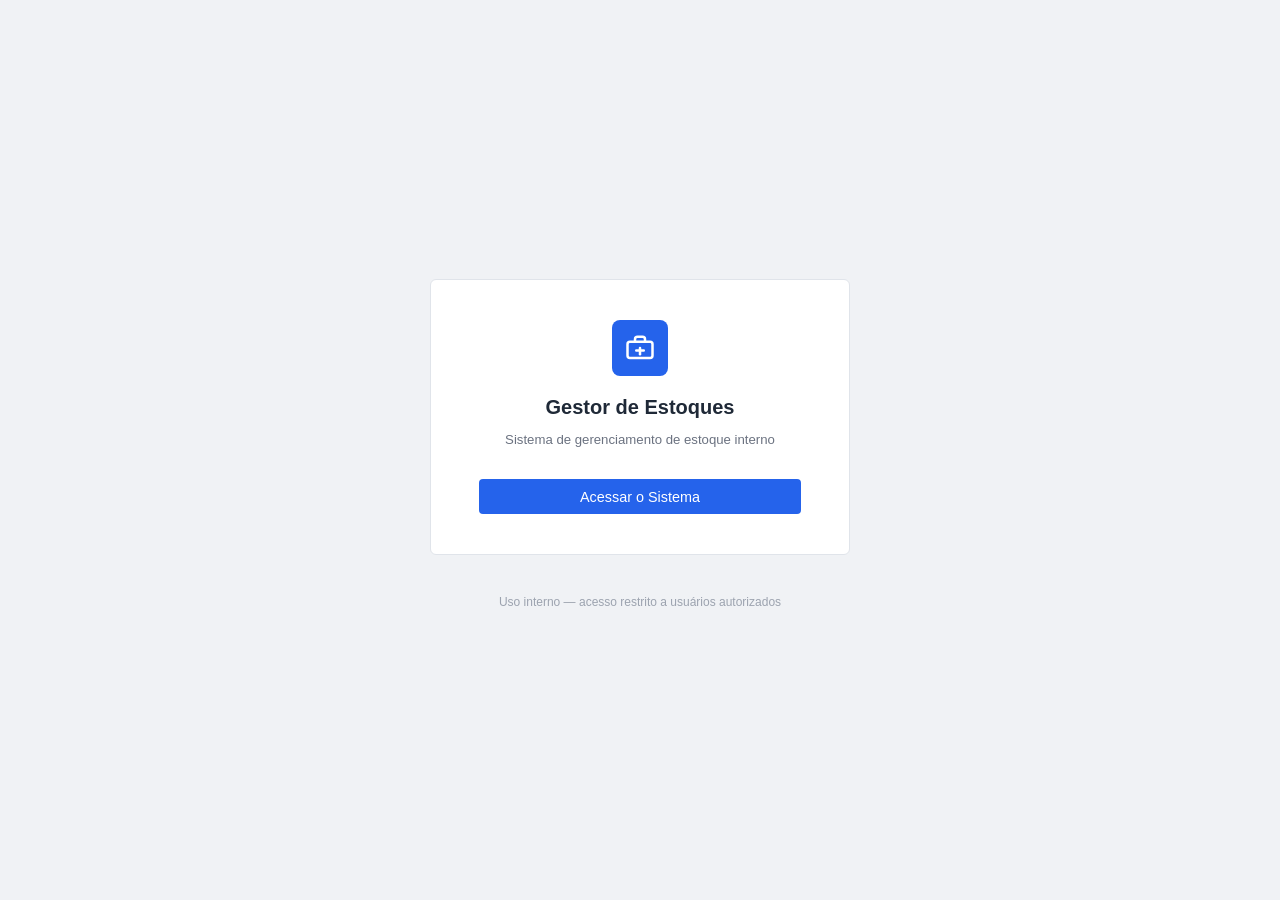
<file: web/index.html>
<!DOCTYPE html>
<html lang="pt-BR">
<head>
  <meta charset="UTF-8" />
  <meta name="viewport" content="width=device-width, initial-scale=1.0" />
  <title>Gestor de Estoques</title>
  <link rel="stylesheet" href="css/styles.css" />
</head>
<body>
  <main class="index-wrapper">
    <div class="index-card">
      <div class="app-logo" aria-hidden="true">
        <!-- box / inventory icon -->
        <svg xmlns="http://www.w3.org/2000/svg" fill="none" viewBox="0 0 24 24"
             stroke="currentColor" stroke-width="2">
          <path stroke-linecap="round" stroke-linejoin="round"
                d="M20 7H4a2 2 0 00-2 2v9a2 2 0 002 2h16a2 2 0 002-2V9a2 2 0 00-2-2z" />
          <path stroke-linecap="round" stroke-linejoin="round"
                d="M16 7V5a2 2 0 00-2-2h-4a2 2 0 00-2 2v2" />
          <line stroke-linecap="round" stroke-linejoin="round" x1="12" y1="12" x2="12" y2="17" />
          <line stroke-linecap="round" stroke-linejoin="round" x1="9" y1="14" x2="15" y2="14" />
        </svg>
      </div>

      <h1>Gestor de Estoques</h1>
      <p class="subtitle">Sistema de gerenciamento de estoque interno</p>

      <a href="login.html" class="btn-access">Acessar o Sistema</a>
    </div>

    <p class="index-footer">Uso interno &mdash; acesso restrito a usuários autorizados</p>
  </main>
</body>
</html>
</file>
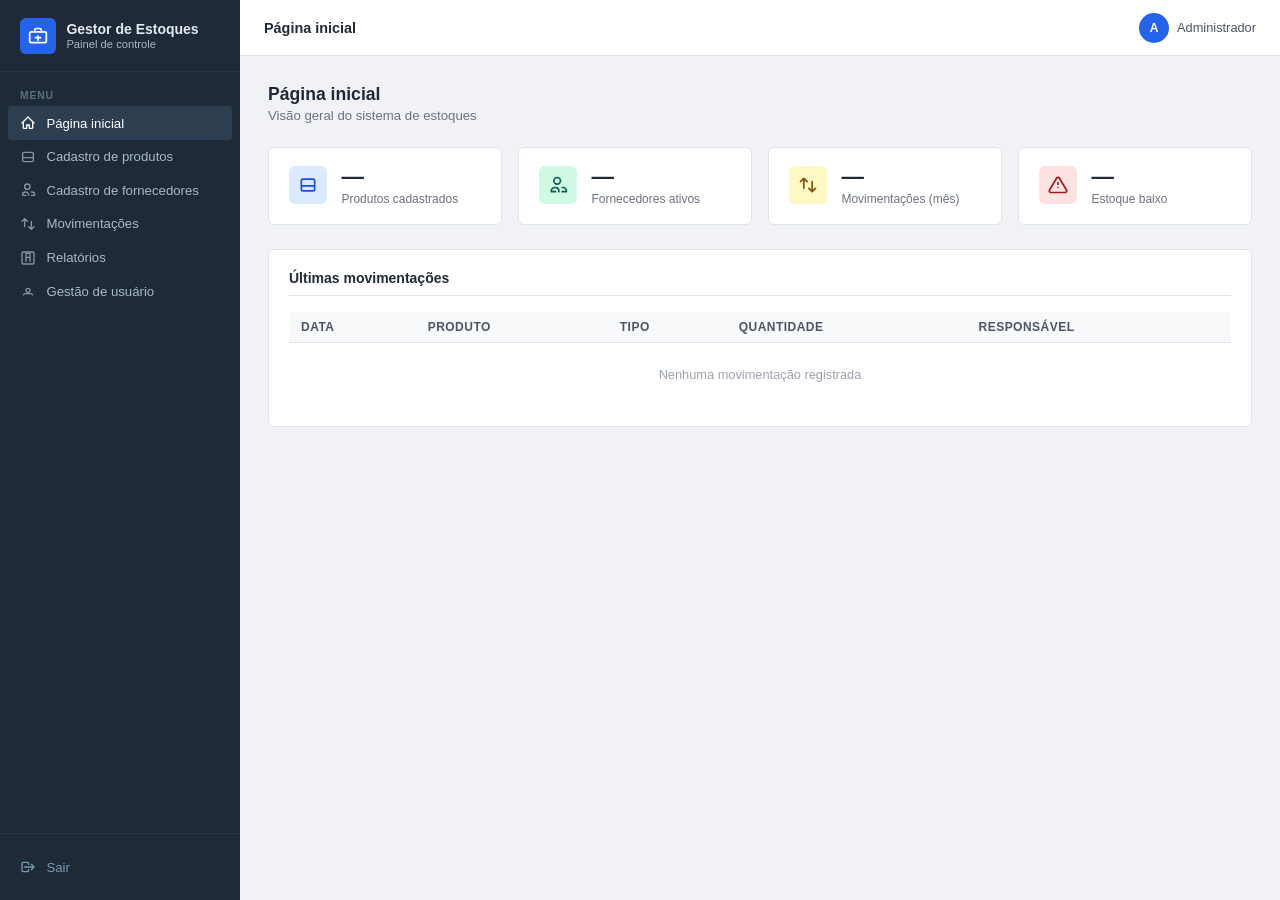
<file: web/dashboard.html>
<!DOCTYPE html>
<html lang="pt-BR">
<head>
  <meta charset="UTF-8" />
  <meta name="viewport" content="width=device-width, initial-scale=1.0" />
  <title>Dashboard – Gestor de Estoques</title>
  <link rel="stylesheet" href="css/styles.css" />
</head>
<body>

  <!-- ===================== SIDEBAR ===================== -->
  <aside class="sidebar" id="sidebar">
    <!-- Brand -->
    <div class="sidebar-brand">
      <div class="brand-icon" aria-hidden="true">
        <svg xmlns="http://www.w3.org/2000/svg" fill="none" viewBox="0 0 24 24"
             stroke="currentColor" stroke-width="2">
          <path stroke-linecap="round" stroke-linejoin="round"
                d="M20 7H4a2 2 0 00-2 2v9a2 2 0 002 2h16a2 2 0 002-2V9a2 2 0 00-2-2z" />
          <path stroke-linecap="round" stroke-linejoin="round"
                d="M16 7V5a2 2 0 00-2-2h-4a2 2 0 00-2 2v2" />
          <line stroke-linecap="round" stroke-linejoin="round" x1="12" y1="12" x2="12" y2="17" />
          <line stroke-linecap="round" stroke-linejoin="round" x1="9" y1="14" x2="15" y2="14" />
        </svg>
      </div>
      <div>
        <div class="brand-name">Gestor de Estoques</div>
        <div class="brand-sub">Painel de controle</div>
      </div>
    </div>

    <!-- Navigation -->
    <span class="sidebar-section-label">Menu</span>
    <ul class="sidebar-nav">

      <!-- Página inicial -->
      <li>
        <a href="dashboard.html" class="active" aria-current="page">
          <svg xmlns="http://www.w3.org/2000/svg" fill="none" viewBox="0 0 24 24"
               stroke="currentColor" stroke-width="2">
            <path stroke-linecap="round" stroke-linejoin="round"
                  d="M3 12l9-9 9 9M5 10v9a1 1 0 001 1h4v-5h4v5h4a1 1 0 001-1v-9" />
          </svg>
          Página inicial
        </a>
      </li>

      <!-- Cadastro de produtos -->
      <li>
        <a href="pages/cadastroProdutos.html">
          <svg xmlns="http://www.w3.org/2000/svg" fill="none" viewBox="0 0 24 24"
               stroke="currentColor" stroke-width="2">
            <path stroke-linecap="round" stroke-linejoin="round"
                  d="M20 13V7a2 2 0 00-2-2H6a2 2 0 00-2 2v6m16 0v4a2 2 0 01-2 2H6a2 2 0 01-2-2v-4m16 0H4" />
          </svg>
          Cadastro de produtos
        </a>
      </li>

      <!-- Cadastro de fornecedores -->
      <li>
        <a href="pages/cadastroFornecedores.html">
          <svg xmlns="http://www.w3.org/2000/svg" fill="none" viewBox="0 0 24 24"
               stroke="currentColor" stroke-width="2">
            <path stroke-linecap="round" stroke-linejoin="round"
                  d="M17 20h5v-1a4 4 0 00-4-4h-1M9 20H4v-1a4 4 0 014-4h1m4 5v-1a4 4 0 00-3-3.87M15 7a4 4 0 11-8 0 4 4 0 018 0z" />
          </svg>
          Cadastro de fornecedores
        </a>
      </li>

      <!-- Movimentações -->
      <li>
        <a href="pages/movimentacoes.html">
          <svg xmlns="http://www.w3.org/2000/svg" fill="none" viewBox="0 0 24 24"
               stroke="currentColor" stroke-width="2">
            <path stroke-linecap="round" stroke-linejoin="round"
                  d="M7 16V4m0 0L3 8m4-4l4 4M17 8v12m0 0l4-4m-4 4l-4-4" />
          </svg>
          Movimentações
        </a>
      </li>

      <!-- Relatórios -->
      <li>
        <a href="pages/relatorios.html">
          <svg xmlns="http://www.w3.org/2000/svg" fill="none" viewBox="0 0 24 24"
               stroke="currentColor" stroke-width="2">
            <path stroke-linecap="round" stroke-linejoin="round"
                  d="M9 17v-6h6v6M9 11V5h6v6" />
            <rect stroke-linecap="round" stroke-linejoin="round" x="3" y="3" width="18" height="18" rx="2" />
          </svg>
          Relatórios
        </a>
      </li>

      <!-- Gestão de usuário -->
      <li>
        <a href="pages/gestaoUsuarios.html">
          <svg xmlns="http://www.w3.org/2000/svg" fill="none" viewBox="0 0 24 24"
               stroke="currentColor" stroke-width="2">
            <path stroke-linecap="round" stroke-linejoin="round"
                  d="M5.121 17.804A4 4 0 018 16h8a4 4 0 012.879 1.804M15 11a3 3 0 11-6 0 3 3 0 016 0z" />
          </svg>
          Gestão de usuário
        </a>
      </li>

    </ul>

    <!-- Logout -->
    <div class="sidebar-footer">
      <a href="login.html">
        <svg xmlns="http://www.w3.org/2000/svg" fill="none" viewBox="0 0 24 24"
             stroke="currentColor" stroke-width="2">
          <path stroke-linecap="round" stroke-linejoin="round"
                d="M17 16l4-4m0 0l-4-4m4 4H7m6 4v1a2 2 0 01-2 2H5a2 2 0 01-2-2V7a2 2 0 012-2h6a2 2 0 012 2v1" />
        </svg>
        Sair
      </a>
    </div>
  </aside>

  <!-- ===================== TOPBAR ===================== -->
  <header class="topbar">
    <!-- Mobile menu toggle (hidden on desktop) -->
    <button id="menuToggle"
            style="display:none;background:none;border:none;cursor:pointer;padding:0.25rem;"
            aria-label="Abrir menu"
            aria-expanded="false"
            aria-controls="sidebar">
      <svg xmlns="http://www.w3.org/2000/svg" fill="none" viewBox="0 0 24 24"
           stroke="currentColor" stroke-width="2" width="22" height="22">
        <path stroke-linecap="round" stroke-linejoin="round" d="M4 6h16M4 12h16M4 18h16" />
      </svg>
    </button>

    <span class="topbar-title" id="topbarTitle">Página inicial</span>

    <div class="topbar-user">
      <div class="user-avatar" aria-hidden="true">A</div>
      <span>Administrador</span>
    </div>
  </header>

  <!-- ===================== MAIN CONTENT ===================== -->
  <main class="main-content">
    <div class="content-area">

      <div class="page-header">
        <h2>Página inicial</h2>
        <p>Visão geral do sistema de estoques</p>
      </div>

      <!-- Stat cards -->
      <div class="stat-cards">
        <div class="stat-card">
          <div class="stat-icon blue" aria-hidden="true">
            <svg xmlns="http://www.w3.org/2000/svg" fill="none" viewBox="0 0 24 24"
                 stroke="currentColor" stroke-width="2">
              <path stroke-linecap="round" stroke-linejoin="round"
                    d="M20 13V7a2 2 0 00-2-2H6a2 2 0 00-2 2v6m16 0v4a2 2 0 01-2 2H6a2 2 0 01-2-2v-4m16 0H4" />
            </svg>
          </div>
          <div class="stat-info">
            <div class="stat-value">—</div>
            <div class="stat-label">Produtos cadastrados</div>
          </div>
        </div>

        <div class="stat-card">
          <div class="stat-icon green" aria-hidden="true">
            <svg xmlns="http://www.w3.org/2000/svg" fill="none" viewBox="0 0 24 24"
                 stroke="currentColor" stroke-width="2">
              <path stroke-linecap="round" stroke-linejoin="round"
                    d="M17 20h5v-1a4 4 0 00-4-4h-1M9 20H4v-1a4 4 0 014-4h1m4 5v-1a4 4 0 00-3-3.87M15 7a4 4 0 11-8 0 4 4 0 018 0z" />
            </svg>
          </div>
          <div class="stat-info">
            <div class="stat-value">—</div>
            <div class="stat-label">Fornecedores ativos</div>
          </div>
        </div>

        <div class="stat-card">
          <div class="stat-icon yellow" aria-hidden="true">
            <svg xmlns="http://www.w3.org/2000/svg" fill="none" viewBox="0 0 24 24"
                 stroke="currentColor" stroke-width="2">
              <path stroke-linecap="round" stroke-linejoin="round"
                    d="M7 16V4m0 0L3 8m4-4l4 4M17 8v12m0 0l4-4m-4 4l-4-4" />
            </svg>
          </div>
          <div class="stat-info">
            <div class="stat-value">—</div>
            <div class="stat-label">Movimentações (mês)</div>
          </div>
        </div>

        <div class="stat-card">
          <div class="stat-icon red" aria-hidden="true">
            <svg xmlns="http://www.w3.org/2000/svg" fill="none" viewBox="0 0 24 24"
                 stroke="currentColor" stroke-width="2">
              <path stroke-linecap="round" stroke-linejoin="round"
                    d="M12 9v2m0 4h.01M10.29 3.86L1.82 18a2 2 0 001.71 3h16.94a2 2 0 001.71-3L13.71 3.86a2 2 0 00-3.42 0z" />
            </svg>
          </div>
          <div class="stat-info">
            <div class="stat-value">—</div>
            <div class="stat-label">Estoque baixo</div>
          </div>
        </div>
      </div>

      <!-- Recent activity placeholder -->
      <div class="content-card">
        <div class="card-title">Últimas movimentações</div>
        <table class="placeholder-table">
          <thead>
            <tr>
              <th>Data</th>
              <th>Produto</th>
              <th>Tipo</th>
              <th>Quantidade</th>
              <th>Responsável</th>
            </tr>
          </thead>
          <tbody>
            <tr>
              <td colspan="5" style="text-align:center; color:#9ca3af; padding:1.5rem 0;">
                Nenhuma movimentação registrada
              </td>
            </tr>
          </tbody>
        </table>
      </div>

    </div>
  </main>

  <script src="js/main.js"></script>
</body>
</html>
</file>
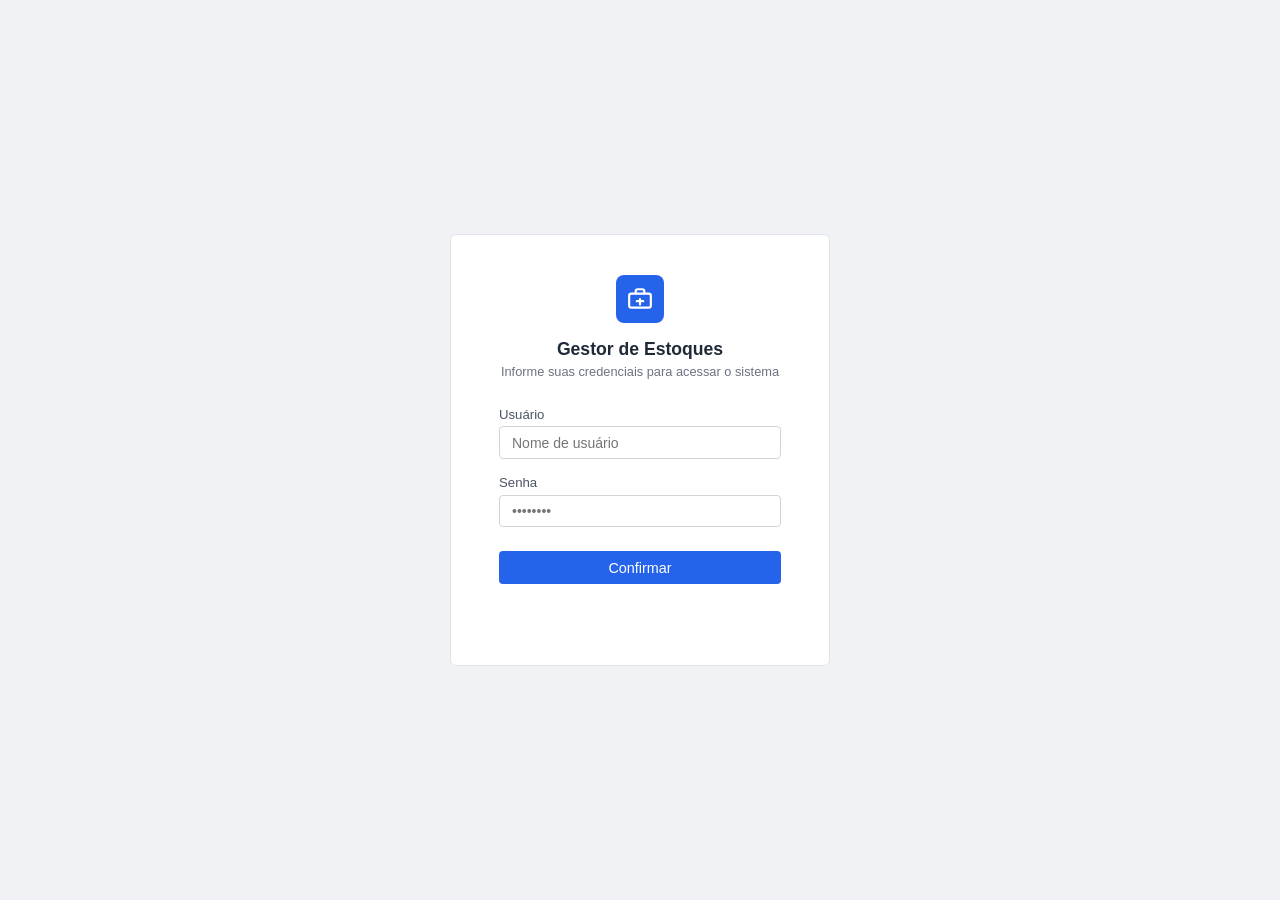
<file: web/login.html>
<!DOCTYPE html>
<html lang="pt-BR">
<head>
  <meta charset="UTF-8" />
  <meta name="viewport" content="width=device-width, initial-scale=1.0" />
  <title>Login – Gestor de Estoques</title>
  <link rel="stylesheet" href="css/styles.css" />
</head>
<body>
  <main class="login-wrapper">
    <div class="login-card">
      <div class="login-header">
        <div class="app-logo" aria-hidden="true">
          <svg xmlns="http://www.w3.org/2000/svg" fill="none" viewBox="0 0 24 24"
               stroke="currentColor" stroke-width="2">
            <path stroke-linecap="round" stroke-linejoin="round"
                  d="M20 7H4a2 2 0 00-2 2v9a2 2 0 002 2h16a2 2 0 002-2V9a2 2 0 00-2-2z" />
            <path stroke-linecap="round" stroke-linejoin="round"
                  d="M16 7V5a2 2 0 00-2-2h-4a2 2 0 00-2 2v2" />
            <line stroke-linecap="round" stroke-linejoin="round" x1="12" y1="12" x2="12" y2="17" />
            <line stroke-linecap="round" stroke-linejoin="round" x1="9" y1="14" x2="15" y2="14" />
          </svg>
        </div>
        <h1>Gestor de Estoques</h1>
        <p>Informe suas credenciais para acessar o sistema</p>
      </div>

      <form id="loginForm" action="dashboard.html" method="get" novalidate>
        <div style="margin-bottom: 1rem;">
          <label for="usuario">Usuário</label>
          <input
            type="text"
            id="usuario"
            name="usuario"
            class="form-control"
            style="width:100%;"
            placeholder="Nome de usuário"
            autocomplete="username"
            required
          />
        </div>

        <div style="margin-bottom: 1.25rem;">
          <label for="senha">Senha</label>
          <input
            type="password"
            id="senha"
            name="senha"
            class="form-control"
            style="width:100%;"
            placeholder="••••••••"
            autocomplete="current-password"
            required
          />
        </div>

        <button type="submit" class="btn-login">Confirmar</button>

        <p class="msg-erro" id="msgErro" role="alert" aria-live="polite"></p>
      </form>
    </div>
  </main>

  <script>
    document.getElementById('loginForm').addEventListener('submit', function (e) {
      var user = document.getElementById('usuario').value.trim();
      var pass = document.getElementById('senha').value.trim();
      var msgErro = document.getElementById('msgErro');

      if (!user || !pass) {
        e.preventDefault();
        msgErro.textContent = 'Preencha usuário e senha!';
      } else {
        msgErro.textContent = '';
      }
    });
  </script>
</body>
</html>
</file>
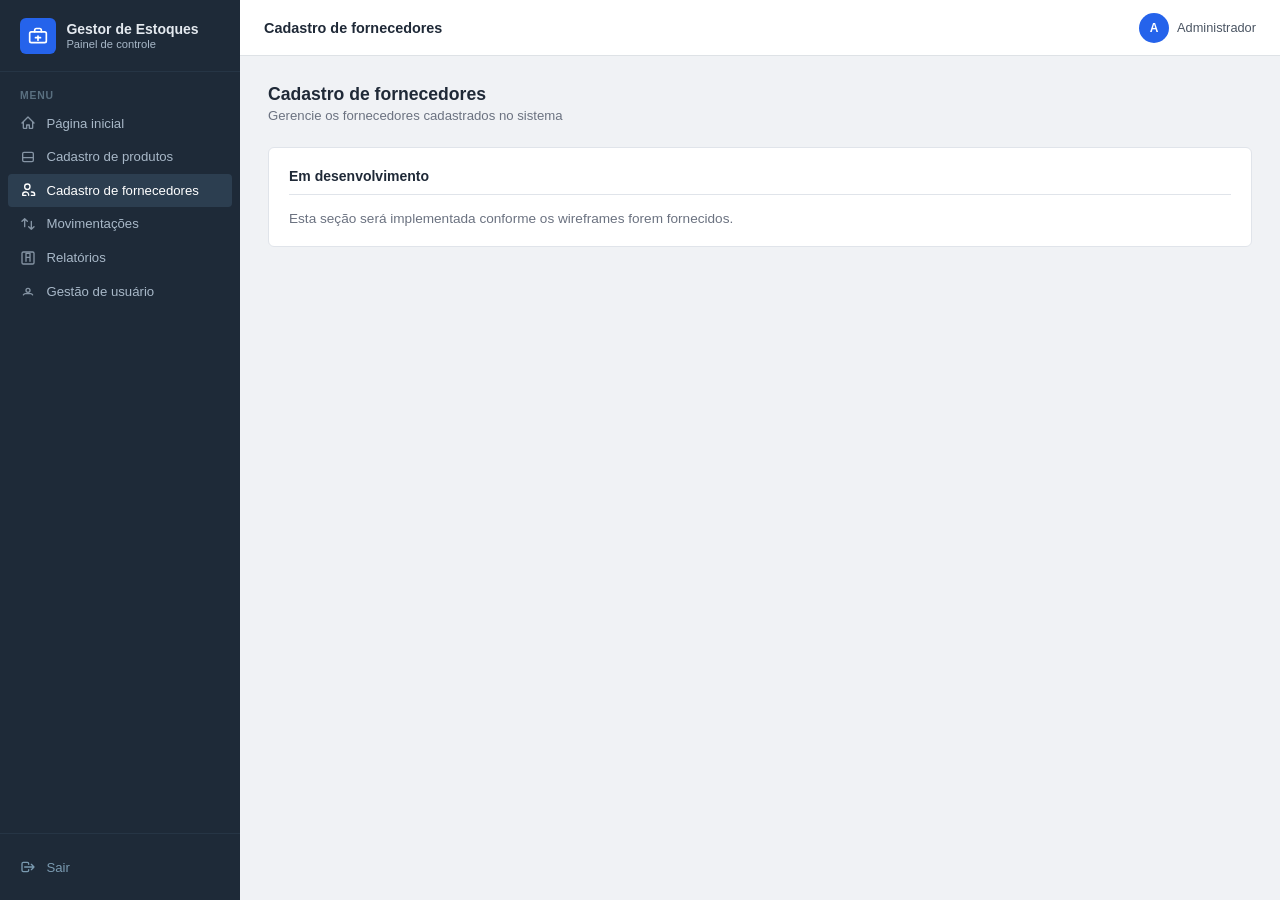
<file: web/pages/cadastroFornecedores.html>
<!DOCTYPE html>
<html lang="pt-BR">
<head>
  <meta charset="UTF-8" />
  <meta name="viewport" content="width=device-width, initial-scale=1.0" />
  <title>Cadastro de fornecedores – Gestor de Estoques</title>
  <link rel="stylesheet" href="../css/styles.css" />
</head>
<body>
  <aside class="sidebar" id="sidebar">
    <div class="sidebar-brand">
      <div class="brand-icon" aria-hidden="true">
        <svg xmlns="http://www.w3.org/2000/svg" fill="none" viewBox="0 0 24 24" stroke="currentColor" stroke-width="2">
          <path stroke-linecap="round" stroke-linejoin="round" d="M20 7H4a2 2 0 00-2 2v9a2 2 0 002 2h16a2 2 0 002-2V9a2 2 0 00-2-2z"/>
          <path stroke-linecap="round" stroke-linejoin="round" d="M16 7V5a2 2 0 00-2-2h-4a2 2 0 00-2 2v2"/>
          <line stroke-linecap="round" stroke-linejoin="round" x1="12" y1="12" x2="12" y2="17"/>
          <line stroke-linecap="round" stroke-linejoin="round" x1="9" y1="14" x2="15" y2="14"/>
        </svg>
      </div>
      <div>
        <div class="brand-name">Gestor de Estoques</div>
        <div class="brand-sub">Painel de controle</div>
      </div>
    </div>

    <span class="sidebar-section-label">Menu</span>
    <ul class="sidebar-nav">
      <li>
        <a href="../dashboard.html">
          <svg xmlns="http://www.w3.org/2000/svg" fill="none" viewBox="0 0 24 24" stroke="currentColor" stroke-width="2">
            <path stroke-linecap="round" stroke-linejoin="round" d="M3 12l9-9 9 9M5 10v9a1 1 0 001 1h4v-5h4v5h4a1 1 0 001-1v-9"/>
          </svg>
          Página inicial
        </a>
      </li>
      <li><a href="cadastroProdutos.html"><svg xmlns="http://www.w3.org/2000/svg" fill="none" viewBox="0 0 24 24" stroke="currentColor" stroke-width="2"><path stroke-linecap="round" stroke-linejoin="round" d="M20 13V7a2 2 0 00-2-2H6a2 2 0 00-2 2v6m16 0v4a2 2 0 01-2 2H6a2 2 0 01-2-2v-4m16 0H4"/></svg>Cadastro de produtos</a></li>
      <li><a href="cadastroFornecedores.html" class="active" aria-current="page"><svg xmlns="http://www.w3.org/2000/svg" fill="none" viewBox="0 0 24 24" stroke="currentColor" stroke-width="2"><path stroke-linecap="round" stroke-linejoin="round" d="M17 20h5v-1a4 4 0 00-4-4h-1M9 20H4v-1a4 4 0 014-4h1m4 5v-1a4 4 0 00-3-3.87M15 7a4 4 0 11-8 0 4 4 0 018 0z"/></svg>Cadastro de fornecedores</a></li>
      <li><a href="movimentacoes.html"><svg xmlns="http://www.w3.org/2000/svg" fill="none" viewBox="0 0 24 24" stroke="currentColor" stroke-width="2"><path stroke-linecap="round" stroke-linejoin="round" d="M7 16V4m0 0L3 8m4-4l4 4M17 8v12m0 0l4-4m-4 4l-4-4"/></svg>Movimentações</a></li>
      <li><a href="relatorios.html"><svg xmlns="http://www.w3.org/2000/svg" fill="none" viewBox="0 0 24 24" stroke="currentColor" stroke-width="2"><path stroke-linecap="round" stroke-linejoin="round" d="M9 17v-6h6v6M9 11V5h6v6"/><rect stroke-linecap="round" stroke-linejoin="round" x="3" y="3" width="18" height="18" rx="2"/></svg>Relatórios</a></li>
      <li><a href="gestaoUsuarios.html"><svg xmlns="http://www.w3.org/2000/svg" fill="none" viewBox="0 0 24 24" stroke="currentColor" stroke-width="2"><path stroke-linecap="round" stroke-linejoin="round" d="M5.121 17.804A4 4 0 018 16h8a4 4 0 012.879 1.804M15 11a3 3 0 11-6 0 3 3 0 016 0z"/></svg>Gestão de usuário</a></li>
    </ul>

    <div class="sidebar-footer">
      <a href="../login.html">
        <svg xmlns="http://www.w3.org/2000/svg" fill="none" viewBox="0 0 24 24" stroke="currentColor" stroke-width="2">
          <path stroke-linecap="round" stroke-linejoin="round" d="M17 16l4-4m0 0l-4-4m4 4H7m6 4v1a2 2 0 01-2 2H5a2 2 0 01-2-2V7a2 2 0 012-2h6a2 2 0 012 2v1"/>
        </svg>
        Sair
      </a>
    </div>
  </aside>

  <header class="topbar">
    <button id="menuToggle" style="display:none;background:none;border:none;cursor:pointer;padding:0.25rem;"
            aria-label="Abrir menu" aria-expanded="false" aria-controls="sidebar">
      <svg xmlns="http://www.w3.org/2000/svg" fill="none" viewBox="0 0 24 24" stroke="currentColor" stroke-width="2" width="22" height="22">
        <path stroke-linecap="round" stroke-linejoin="round" d="M4 6h16M4 12h16M4 18h16"/>
      </svg>
    </button>
    <span class="topbar-title">Cadastro de fornecedores</span>
    <div class="topbar-user">
      <div class="user-avatar" aria-hidden="true">A</div>
      <span>Administrador</span>
    </div>
  </header>

  <main class="main-content">
    <div class="content-area">
      <div class="page-header">
        <h2>Cadastro de fornecedores</h2>
        <p>Gerencie os fornecedores cadastrados no sistema</p>
      </div>
      <div class="content-card">
        <div class="card-title">Em desenvolvimento</div>
        <p style="font-size:0.85rem;color:#6b7280;margin:0;">
          Esta seção será implementada conforme os wireframes forem fornecidos.
        </p>
      </div>
    </div>
  </main>

  <script src="../js/main.js"></script>
</body>
</html>
</file>
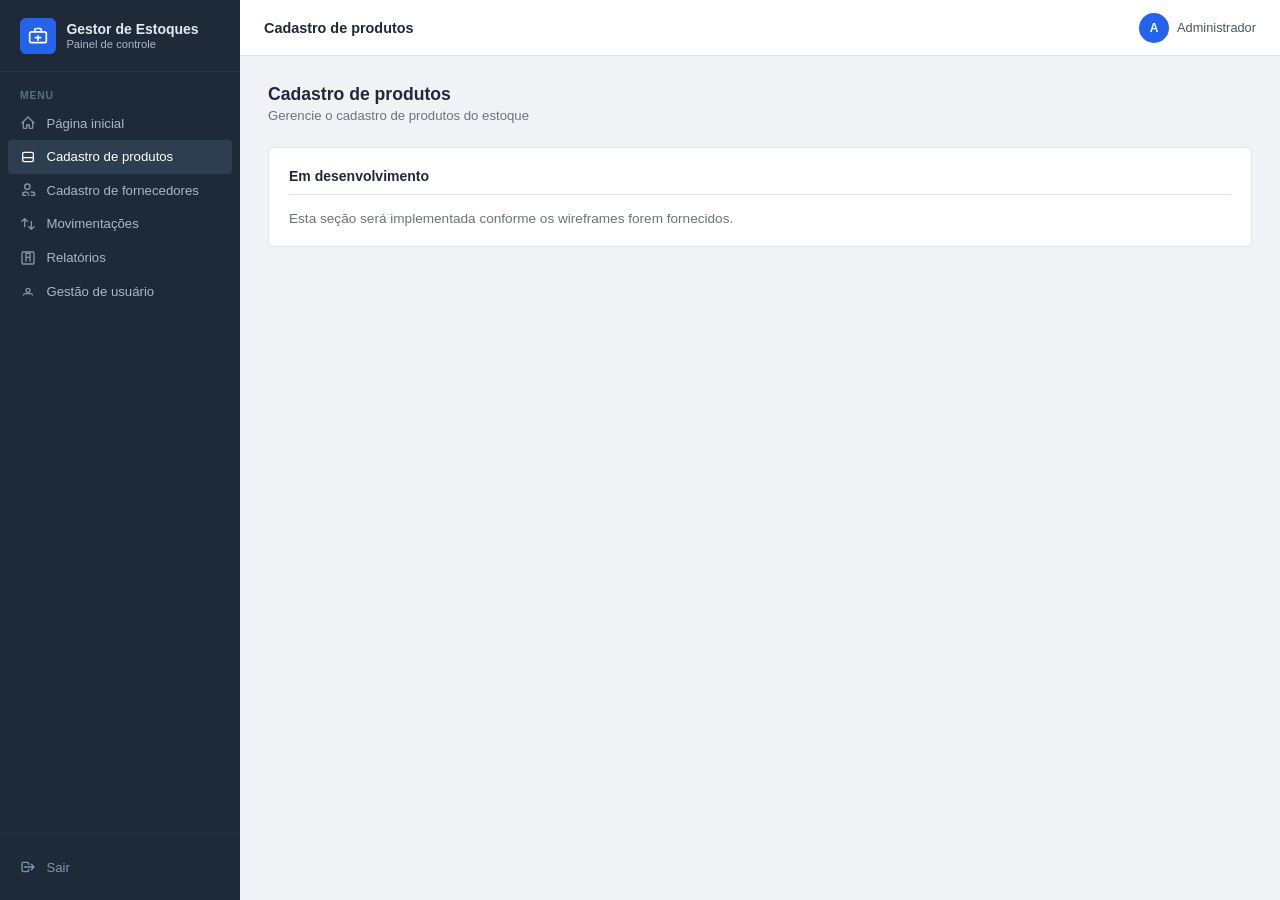
<file: web/pages/cadastroProdutos.html>
<!DOCTYPE html>
<html lang="pt-BR">
<head>
  <meta charset="UTF-8" />
  <meta name="viewport" content="width=device-width, initial-scale=1.0" />
  <title>Cadastro de produtos – Gestor de Estoques</title>
  <link rel="stylesheet" href="../css/styles.css" />
</head>
<body>
  <aside class="sidebar" id="sidebar">
    <div class="sidebar-brand">
      <div class="brand-icon" aria-hidden="true">
        <svg xmlns="http://www.w3.org/2000/svg" fill="none" viewBox="0 0 24 24" stroke="currentColor" stroke-width="2">
          <path stroke-linecap="round" stroke-linejoin="round" d="M20 7H4a2 2 0 00-2 2v9a2 2 0 002 2h16a2 2 0 002-2V9a2 2 0 00-2-2z"/>
          <path stroke-linecap="round" stroke-linejoin="round" d="M16 7V5a2 2 0 00-2-2h-4a2 2 0 00-2 2v2"/>
          <line stroke-linecap="round" stroke-linejoin="round" x1="12" y1="12" x2="12" y2="17"/>
          <line stroke-linecap="round" stroke-linejoin="round" x1="9" y1="14" x2="15" y2="14"/>
        </svg>
      </div>
      <div>
        <div class="brand-name">Gestor de Estoques</div>
        <div class="brand-sub">Painel de controle</div>
      </div>
    </div>

    <span class="sidebar-section-label">Menu</span>
    <ul class="sidebar-nav">
      <li>
        <a href="../dashboard.html">
          <svg xmlns="http://www.w3.org/2000/svg" fill="none" viewBox="0 0 24 24" stroke="currentColor" stroke-width="2">
            <path stroke-linecap="round" stroke-linejoin="round" d="M3 12l9-9 9 9M5 10v9a1 1 0 001 1h4v-5h4v5h4a1 1 0 001-1v-9"/>
          </svg>
          Página inicial
        </a>
      </li>
      <li><a href="cadastroProdutos.html" class="active" aria-current="page"><svg xmlns="http://www.w3.org/2000/svg" fill="none" viewBox="0 0 24 24" stroke="currentColor" stroke-width="2"><path stroke-linecap="round" stroke-linejoin="round" d="M20 13V7a2 2 0 00-2-2H6a2 2 0 00-2 2v6m16 0v4a2 2 0 01-2 2H6a2 2 0 01-2-2v-4m16 0H4"/></svg>Cadastro de produtos</a></li>
      <li><a href="cadastroFornecedores.html"><svg xmlns="http://www.w3.org/2000/svg" fill="none" viewBox="0 0 24 24" stroke="currentColor" stroke-width="2"><path stroke-linecap="round" stroke-linejoin="round" d="M17 20h5v-1a4 4 0 00-4-4h-1M9 20H4v-1a4 4 0 014-4h1m4 5v-1a4 4 0 00-3-3.87M15 7a4 4 0 11-8 0 4 4 0 018 0z"/></svg>Cadastro de fornecedores</a></li>
      <li><a href="movimentacoes.html"><svg xmlns="http://www.w3.org/2000/svg" fill="none" viewBox="0 0 24 24" stroke="currentColor" stroke-width="2"><path stroke-linecap="round" stroke-linejoin="round" d="M7 16V4m0 0L3 8m4-4l4 4M17 8v12m0 0l4-4m-4 4l-4-4"/></svg>Movimentações</a></li>
      <li><a href="relatorios.html"><svg xmlns="http://www.w3.org/2000/svg" fill="none" viewBox="0 0 24 24" stroke="currentColor" stroke-width="2"><path stroke-linecap="round" stroke-linejoin="round" d="M9 17v-6h6v6M9 11V5h6v6"/><rect stroke-linecap="round" stroke-linejoin="round" x="3" y="3" width="18" height="18" rx="2"/></svg>Relatórios</a></li>
      <li><a href="gestaoUsuarios.html"><svg xmlns="http://www.w3.org/2000/svg" fill="none" viewBox="0 0 24 24" stroke="currentColor" stroke-width="2"><path stroke-linecap="round" stroke-linejoin="round" d="M5.121 17.804A4 4 0 018 16h8a4 4 0 012.879 1.804M15 11a3 3 0 11-6 0 3 3 0 016 0z"/></svg>Gestão de usuário</a></li>
    </ul>

    <div class="sidebar-footer">
      <a href="../login.html">
        <svg xmlns="http://www.w3.org/2000/svg" fill="none" viewBox="0 0 24 24" stroke="currentColor" stroke-width="2">
          <path stroke-linecap="round" stroke-linejoin="round" d="M17 16l4-4m0 0l-4-4m4 4H7m6 4v1a2 2 0 01-2 2H5a2 2 0 01-2-2V7a2 2 0 012-2h6a2 2 0 012 2v1"/>
        </svg>
        Sair
      </a>
    </div>
  </aside>

  <header class="topbar">
    <button id="menuToggle" style="display:none;background:none;border:none;cursor:pointer;padding:0.25rem;"
            aria-label="Abrir menu" aria-expanded="false" aria-controls="sidebar">
      <svg xmlns="http://www.w3.org/2000/svg" fill="none" viewBox="0 0 24 24" stroke="currentColor" stroke-width="2" width="22" height="22">
        <path stroke-linecap="round" stroke-linejoin="round" d="M4 6h16M4 12h16M4 18h16"/>
      </svg>
    </button>
    <span class="topbar-title">Cadastro de produtos</span>
    <div class="topbar-user">
      <div class="user-avatar" aria-hidden="true">A</div>
      <span>Administrador</span>
    </div>
  </header>

  <main class="main-content">
    <div class="content-area">
      <div class="page-header">
        <h2>Cadastro de produtos</h2>
        <p>Gerencie o cadastro de produtos do estoque</p>
      </div>
      <div class="content-card">
        <div class="card-title">Em desenvolvimento</div>
        <p style="font-size:0.85rem;color:#6b7280;margin:0;">
          Esta seção será implementada conforme os wireframes forem fornecidos.
        </p>
      </div>
    </div>
  </main>

  <script src="../js/main.js"></script>
</body>
</html>
</file>
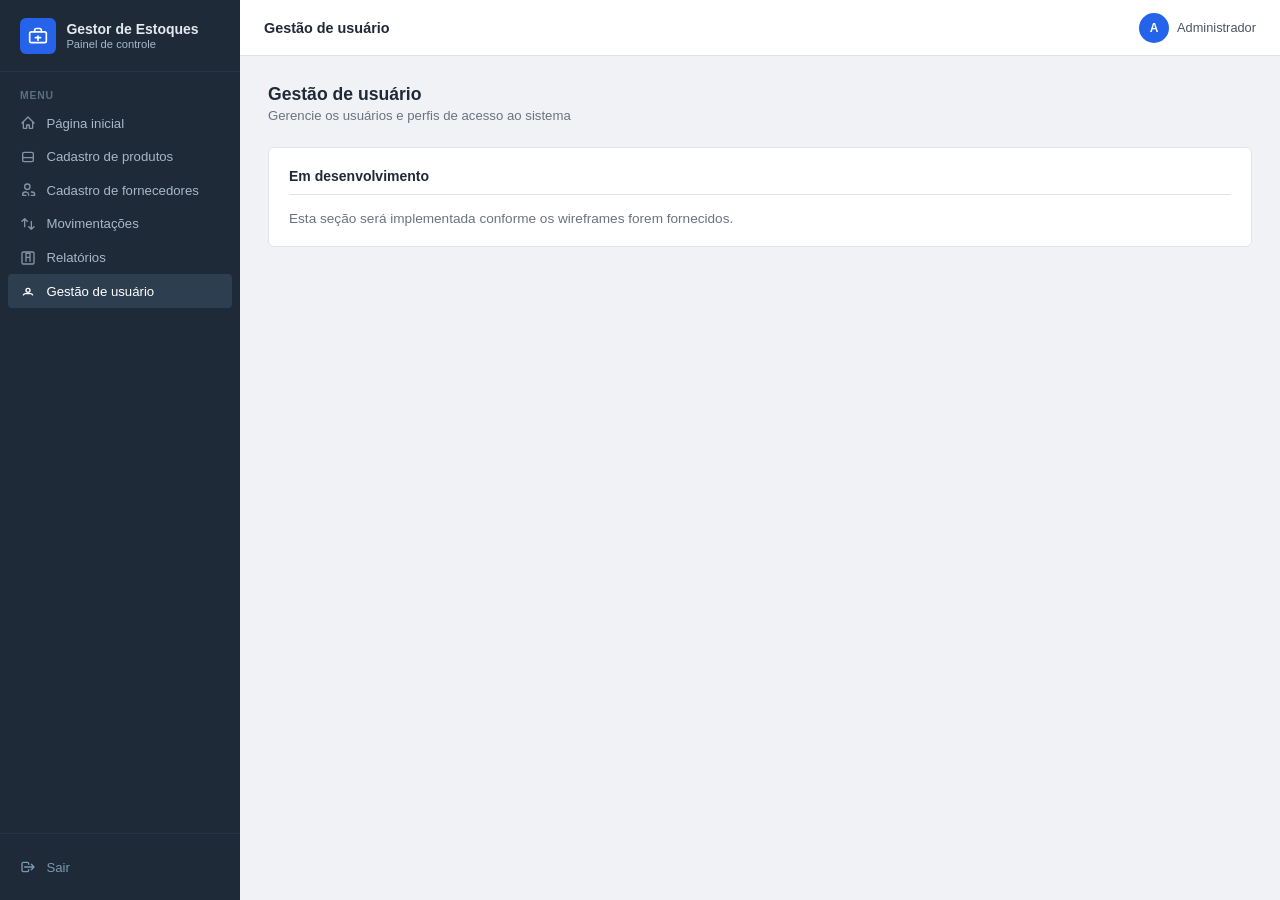
<file: web/pages/gestaoUsuarios.html>
<!DOCTYPE html>
<html lang="pt-BR">
<head>
  <meta charset="UTF-8" />
  <meta name="viewport" content="width=device-width, initial-scale=1.0" />
  <title>Gestão de usuário – Gestor de Estoques</title>
  <link rel="stylesheet" href="../css/styles.css" />
</head>
<body>
  <aside class="sidebar" id="sidebar">
    <div class="sidebar-brand">
      <div class="brand-icon" aria-hidden="true">
        <svg xmlns="http://www.w3.org/2000/svg" fill="none" viewBox="0 0 24 24" stroke="currentColor" stroke-width="2">
          <path stroke-linecap="round" stroke-linejoin="round" d="M20 7H4a2 2 0 00-2 2v9a2 2 0 002 2h16a2 2 0 002-2V9a2 2 0 00-2-2z"/>
          <path stroke-linecap="round" stroke-linejoin="round" d="M16 7V5a2 2 0 00-2-2h-4a2 2 0 00-2 2v2"/>
          <line stroke-linecap="round" stroke-linejoin="round" x1="12" y1="12" x2="12" y2="17"/>
          <line stroke-linecap="round" stroke-linejoin="round" x1="9" y1="14" x2="15" y2="14"/>
        </svg>
      </div>
      <div>
        <div class="brand-name">Gestor de Estoques</div>
        <div class="brand-sub">Painel de controle</div>
      </div>
    </div>

    <span class="sidebar-section-label">Menu</span>
    <ul class="sidebar-nav">
      <li>
        <a href="../dashboard.html">
          <svg xmlns="http://www.w3.org/2000/svg" fill="none" viewBox="0 0 24 24" stroke="currentColor" stroke-width="2">
            <path stroke-linecap="round" stroke-linejoin="round" d="M3 12l9-9 9 9M5 10v9a1 1 0 001 1h4v-5h4v5h4a1 1 0 001-1v-9"/>
          </svg>
          Página inicial
        </a>
      </li>
      <li><a href="cadastroProdutos.html"><svg xmlns="http://www.w3.org/2000/svg" fill="none" viewBox="0 0 24 24" stroke="currentColor" stroke-width="2"><path stroke-linecap="round" stroke-linejoin="round" d="M20 13V7a2 2 0 00-2-2H6a2 2 0 00-2 2v6m16 0v4a2 2 0 01-2 2H6a2 2 0 01-2-2v-4m16 0H4"/></svg>Cadastro de produtos</a></li>
      <li><a href="cadastroFornecedores.html"><svg xmlns="http://www.w3.org/2000/svg" fill="none" viewBox="0 0 24 24" stroke="currentColor" stroke-width="2"><path stroke-linecap="round" stroke-linejoin="round" d="M17 20h5v-1a4 4 0 00-4-4h-1M9 20H4v-1a4 4 0 014-4h1m4 5v-1a4 4 0 00-3-3.87M15 7a4 4 0 11-8 0 4 4 0 018 0z"/></svg>Cadastro de fornecedores</a></li>
      <li><a href="movimentacoes.html"><svg xmlns="http://www.w3.org/2000/svg" fill="none" viewBox="0 0 24 24" stroke="currentColor" stroke-width="2"><path stroke-linecap="round" stroke-linejoin="round" d="M7 16V4m0 0L3 8m4-4l4 4M17 8v12m0 0l4-4m-4 4l-4-4"/></svg>Movimentações</a></li>
      <li><a href="relatorios.html"><svg xmlns="http://www.w3.org/2000/svg" fill="none" viewBox="0 0 24 24" stroke="currentColor" stroke-width="2"><path stroke-linecap="round" stroke-linejoin="round" d="M9 17v-6h6v6M9 11V5h6v6"/><rect stroke-linecap="round" stroke-linejoin="round" x="3" y="3" width="18" height="18" rx="2"/></svg>Relatórios</a></li>
      <li><a href="gestaoUsuarios.html" class="active" aria-current="page"><svg xmlns="http://www.w3.org/2000/svg" fill="none" viewBox="0 0 24 24" stroke="currentColor" stroke-width="2"><path stroke-linecap="round" stroke-linejoin="round" d="M5.121 17.804A4 4 0 018 16h8a4 4 0 012.879 1.804M15 11a3 3 0 11-6 0 3 3 0 016 0z"/></svg>Gestão de usuário</a></li>
    </ul>

    <div class="sidebar-footer">
      <a href="../login.html">
        <svg xmlns="http://www.w3.org/2000/svg" fill="none" viewBox="0 0 24 24" stroke="currentColor" stroke-width="2">
          <path stroke-linecap="round" stroke-linejoin="round" d="M17 16l4-4m0 0l-4-4m4 4H7m6 4v1a2 2 0 01-2 2H5a2 2 0 01-2-2V7a2 2 0 012-2h6a2 2 0 012 2v1"/>
        </svg>
        Sair
      </a>
    </div>
  </aside>

  <header class="topbar">
    <button id="menuToggle" style="display:none;background:none;border:none;cursor:pointer;padding:0.25rem;"
            aria-label="Abrir menu" aria-expanded="false" aria-controls="sidebar">
      <svg xmlns="http://www.w3.org/2000/svg" fill="none" viewBox="0 0 24 24" stroke="currentColor" stroke-width="2" width="22" height="22">
        <path stroke-linecap="round" stroke-linejoin="round" d="M4 6h16M4 12h16M4 18h16"/>
      </svg>
    </button>
    <span class="topbar-title">Gestão de usuário</span>
    <div class="topbar-user">
      <div class="user-avatar" aria-hidden="true">A</div>
      <span>Administrador</span>
    </div>
  </header>

  <main class="main-content">
    <div class="content-area">
      <div class="page-header">
        <h2>Gestão de usuário</h2>
        <p>Gerencie os usuários e perfis de acesso ao sistema</p>
      </div>
      <div class="content-card">
        <div class="card-title">Em desenvolvimento</div>
        <p style="font-size:0.85rem;color:#6b7280;margin:0;">
          Esta seção será implementada conforme os wireframes forem fornecidos.
        </p>
      </div>
    </div>
  </main>

  <script src="../js/main.js"></script>
</body>
</html>
</file>
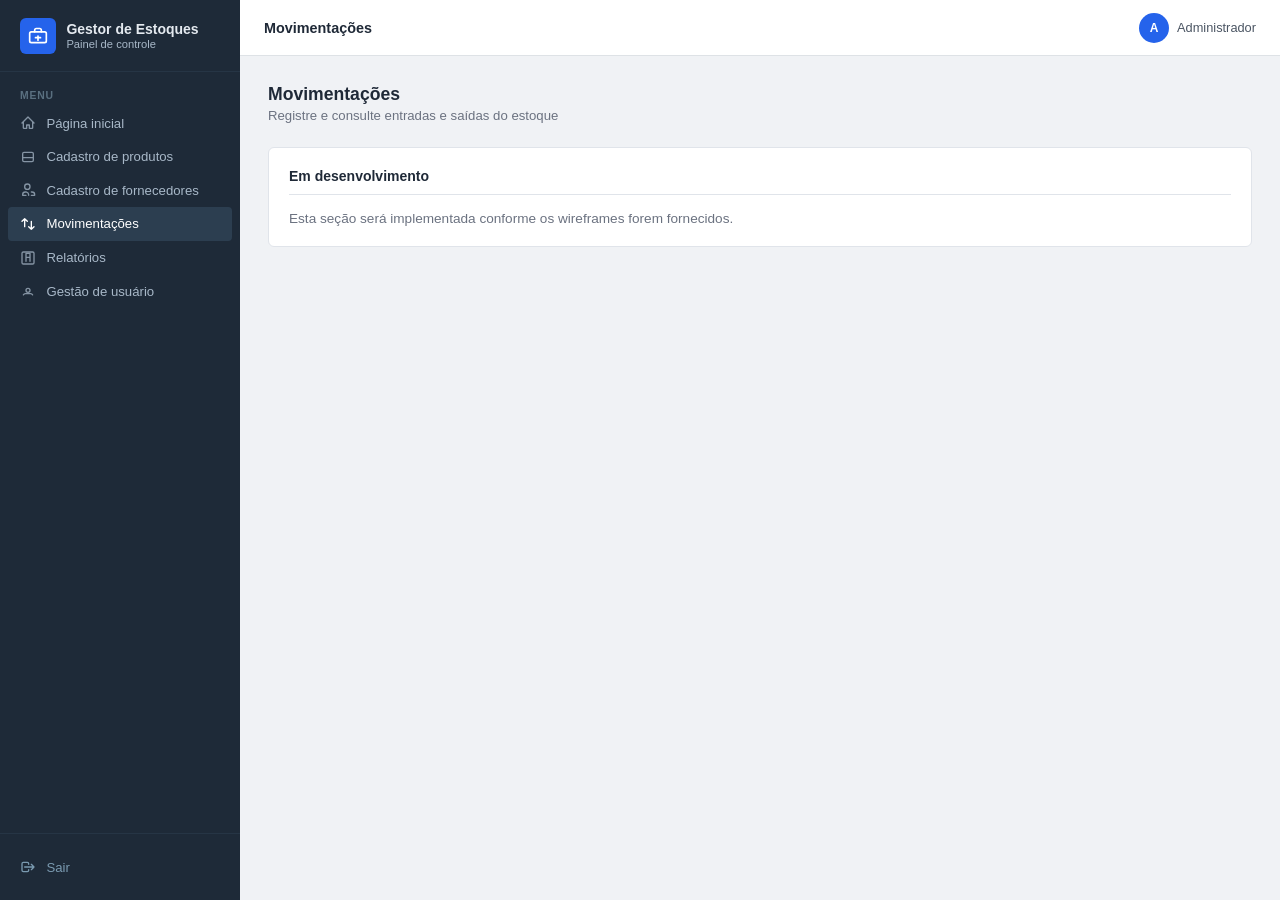
<file: web/pages/movimentacoes.html>
<!DOCTYPE html>
<html lang="pt-BR">
<head>
  <meta charset="UTF-8" />
  <meta name="viewport" content="width=device-width, initial-scale=1.0" />
  <title>Movimentações – Gestor de Estoques</title>
  <link rel="stylesheet" href="../css/styles.css" />
</head>
<body>
  <aside class="sidebar" id="sidebar">
    <div class="sidebar-brand">
      <div class="brand-icon" aria-hidden="true">
        <svg xmlns="http://www.w3.org/2000/svg" fill="none" viewBox="0 0 24 24" stroke="currentColor" stroke-width="2">
          <path stroke-linecap="round" stroke-linejoin="round" d="M20 7H4a2 2 0 00-2 2v9a2 2 0 002 2h16a2 2 0 002-2V9a2 2 0 00-2-2z"/>
          <path stroke-linecap="round" stroke-linejoin="round" d="M16 7V5a2 2 0 00-2-2h-4a2 2 0 00-2 2v2"/>
          <line stroke-linecap="round" stroke-linejoin="round" x1="12" y1="12" x2="12" y2="17"/>
          <line stroke-linecap="round" stroke-linejoin="round" x1="9" y1="14" x2="15" y2="14"/>
        </svg>
      </div>
      <div>
        <div class="brand-name">Gestor de Estoques</div>
        <div class="brand-sub">Painel de controle</div>
      </div>
    </div>

    <span class="sidebar-section-label">Menu</span>
    <ul class="sidebar-nav">
      <li>
        <a href="../dashboard.html">
          <svg xmlns="http://www.w3.org/2000/svg" fill="none" viewBox="0 0 24 24" stroke="currentColor" stroke-width="2">
            <path stroke-linecap="round" stroke-linejoin="round" d="M3 12l9-9 9 9M5 10v9a1 1 0 001 1h4v-5h4v5h4a1 1 0 001-1v-9"/>
          </svg>
          Página inicial
        </a>
      </li>
      <li><a href="cadastroProdutos.html"><svg xmlns="http://www.w3.org/2000/svg" fill="none" viewBox="0 0 24 24" stroke="currentColor" stroke-width="2"><path stroke-linecap="round" stroke-linejoin="round" d="M20 13V7a2 2 0 00-2-2H6a2 2 0 00-2 2v6m16 0v4a2 2 0 01-2 2H6a2 2 0 01-2-2v-4m16 0H4"/></svg>Cadastro de produtos</a></li>
      <li><a href="cadastroFornecedores.html"><svg xmlns="http://www.w3.org/2000/svg" fill="none" viewBox="0 0 24 24" stroke="currentColor" stroke-width="2"><path stroke-linecap="round" stroke-linejoin="round" d="M17 20h5v-1a4 4 0 00-4-4h-1M9 20H4v-1a4 4 0 014-4h1m4 5v-1a4 4 0 00-3-3.87M15 7a4 4 0 11-8 0 4 4 0 018 0z"/></svg>Cadastro de fornecedores</a></li>
      <li><a href="movimentacoes.html" class="active" aria-current="page"><svg xmlns="http://www.w3.org/2000/svg" fill="none" viewBox="0 0 24 24" stroke="currentColor" stroke-width="2"><path stroke-linecap="round" stroke-linejoin="round" d="M7 16V4m0 0L3 8m4-4l4 4M17 8v12m0 0l4-4m-4 4l-4-4"/></svg>Movimentações</a></li>
      <li><a href="relatorios.html"><svg xmlns="http://www.w3.org/2000/svg" fill="none" viewBox="0 0 24 24" stroke="currentColor" stroke-width="2"><path stroke-linecap="round" stroke-linejoin="round" d="M9 17v-6h6v6M9 11V5h6v6"/><rect stroke-linecap="round" stroke-linejoin="round" x="3" y="3" width="18" height="18" rx="2"/></svg>Relatórios</a></li>
      <li><a href="gestaoUsuarios.html"><svg xmlns="http://www.w3.org/2000/svg" fill="none" viewBox="0 0 24 24" stroke="currentColor" stroke-width="2"><path stroke-linecap="round" stroke-linejoin="round" d="M5.121 17.804A4 4 0 018 16h8a4 4 0 012.879 1.804M15 11a3 3 0 11-6 0 3 3 0 016 0z"/></svg>Gestão de usuário</a></li>
    </ul>

    <div class="sidebar-footer">
      <a href="../login.html">
        <svg xmlns="http://www.w3.org/2000/svg" fill="none" viewBox="0 0 24 24" stroke="currentColor" stroke-width="2">
          <path stroke-linecap="round" stroke-linejoin="round" d="M17 16l4-4m0 0l-4-4m4 4H7m6 4v1a2 2 0 01-2 2H5a2 2 0 01-2-2V7a2 2 0 012-2h6a2 2 0 012 2v1"/>
        </svg>
        Sair
      </a>
    </div>
  </aside>

  <header class="topbar">
    <button id="menuToggle" style="display:none;background:none;border:none;cursor:pointer;padding:0.25rem;"
            aria-label="Abrir menu" aria-expanded="false" aria-controls="sidebar">
      <svg xmlns="http://www.w3.org/2000/svg" fill="none" viewBox="0 0 24 24" stroke="currentColor" stroke-width="2" width="22" height="22">
        <path stroke-linecap="round" stroke-linejoin="round" d="M4 6h16M4 12h16M4 18h16"/>
      </svg>
    </button>
    <span class="topbar-title">Movimentações</span>
    <div class="topbar-user">
      <div class="user-avatar" aria-hidden="true">A</div>
      <span>Administrador</span>
    </div>
  </header>

  <main class="main-content">
    <div class="content-area">
      <div class="page-header">
        <h2>Movimentações</h2>
        <p>Registre e consulte entradas e saídas do estoque</p>
      </div>
      <div class="content-card">
        <div class="card-title">Em desenvolvimento</div>
        <p style="font-size:0.85rem;color:#6b7280;margin:0;">
          Esta seção será implementada conforme os wireframes forem fornecidos.
        </p>
      </div>
    </div>
  </main>

  <script src="../js/main.js"></script>
</body>
</html>
</file>
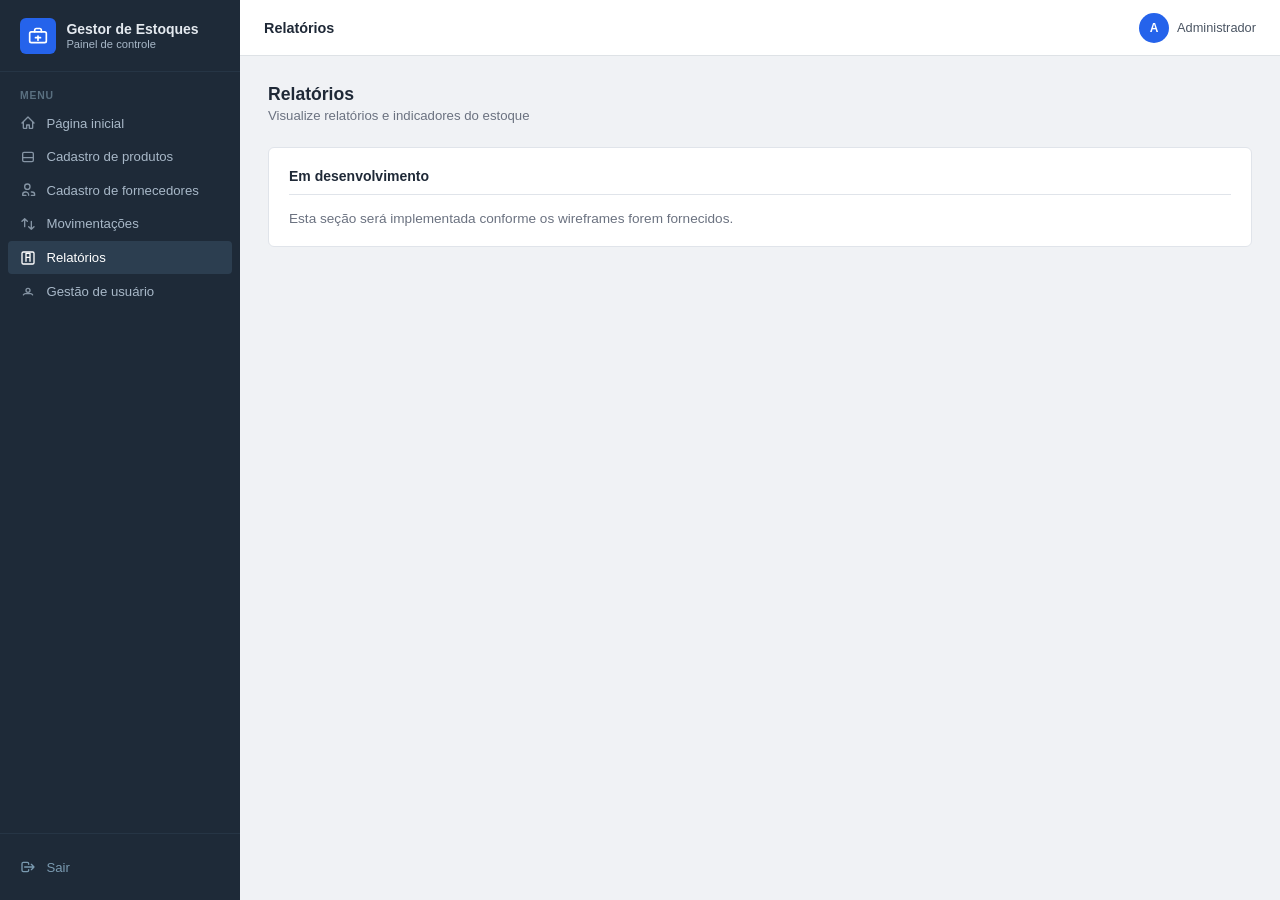
<file: web/pages/relatorios.html>
<!DOCTYPE html>
<html lang="pt-BR">
<head>
  <meta charset="UTF-8" />
  <meta name="viewport" content="width=device-width, initial-scale=1.0" />
  <title>Relatórios – Gestor de Estoques</title>
  <link rel="stylesheet" href="../css/styles.css" />
</head>
<body>
  <aside class="sidebar" id="sidebar">
    <div class="sidebar-brand">
      <div class="brand-icon" aria-hidden="true">
        <svg xmlns="http://www.w3.org/2000/svg" fill="none" viewBox="0 0 24 24" stroke="currentColor" stroke-width="2">
          <path stroke-linecap="round" stroke-linejoin="round" d="M20 7H4a2 2 0 00-2 2v9a2 2 0 002 2h16a2 2 0 002-2V9a2 2 0 00-2-2z"/>
          <path stroke-linecap="round" stroke-linejoin="round" d="M16 7V5a2 2 0 00-2-2h-4a2 2 0 00-2 2v2"/>
          <line stroke-linecap="round" stroke-linejoin="round" x1="12" y1="12" x2="12" y2="17"/>
          <line stroke-linecap="round" stroke-linejoin="round" x1="9" y1="14" x2="15" y2="14"/>
        </svg>
      </div>
      <div>
        <div class="brand-name">Gestor de Estoques</div>
        <div class="brand-sub">Painel de controle</div>
      </div>
    </div>

    <span class="sidebar-section-label">Menu</span>
    <ul class="sidebar-nav">
      <li>
        <a href="../dashboard.html">
          <svg xmlns="http://www.w3.org/2000/svg" fill="none" viewBox="0 0 24 24" stroke="currentColor" stroke-width="2">
            <path stroke-linecap="round" stroke-linejoin="round" d="M3 12l9-9 9 9M5 10v9a1 1 0 001 1h4v-5h4v5h4a1 1 0 001-1v-9"/>
          </svg>
          Página inicial
        </a>
      </li>
      <li><a href="cadastroProdutos.html"><svg xmlns="http://www.w3.org/2000/svg" fill="none" viewBox="0 0 24 24" stroke="currentColor" stroke-width="2"><path stroke-linecap="round" stroke-linejoin="round" d="M20 13V7a2 2 0 00-2-2H6a2 2 0 00-2 2v6m16 0v4a2 2 0 01-2 2H6a2 2 0 01-2-2v-4m16 0H4"/></svg>Cadastro de produtos</a></li>
      <li><a href="cadastroFornecedores.html"><svg xmlns="http://www.w3.org/2000/svg" fill="none" viewBox="0 0 24 24" stroke="currentColor" stroke-width="2"><path stroke-linecap="round" stroke-linejoin="round" d="M17 20h5v-1a4 4 0 00-4-4h-1M9 20H4v-1a4 4 0 014-4h1m4 5v-1a4 4 0 00-3-3.87M15 7a4 4 0 11-8 0 4 4 0 018 0z"/></svg>Cadastro de fornecedores</a></li>
      <li><a href="movimentacoes.html"><svg xmlns="http://www.w3.org/2000/svg" fill="none" viewBox="0 0 24 24" stroke="currentColor" stroke-width="2"><path stroke-linecap="round" stroke-linejoin="round" d="M7 16V4m0 0L3 8m4-4l4 4M17 8v12m0 0l4-4m-4 4l-4-4"/></svg>Movimentações</a></li>
      <li><a href="relatorios.html" class="active" aria-current="page"><svg xmlns="http://www.w3.org/2000/svg" fill="none" viewBox="0 0 24 24" stroke="currentColor" stroke-width="2"><path stroke-linecap="round" stroke-linejoin="round" d="M9 17v-6h6v6M9 11V5h6v6"/><rect stroke-linecap="round" stroke-linejoin="round" x="3" y="3" width="18" height="18" rx="2"/></svg>Relatórios</a></li>
      <li><a href="gestaoUsuarios.html"><svg xmlns="http://www.w3.org/2000/svg" fill="none" viewBox="0 0 24 24" stroke="currentColor" stroke-width="2"><path stroke-linecap="round" stroke-linejoin="round" d="M5.121 17.804A4 4 0 018 16h8a4 4 0 012.879 1.804M15 11a3 3 0 11-6 0 3 3 0 016 0z"/></svg>Gestão de usuário</a></li>
    </ul>

    <div class="sidebar-footer">
      <a href="../login.html">
        <svg xmlns="http://www.w3.org/2000/svg" fill="none" viewBox="0 0 24 24" stroke="currentColor" stroke-width="2">
          <path stroke-linecap="round" stroke-linejoin="round" d="M17 16l4-4m0 0l-4-4m4 4H7m6 4v1a2 2 0 01-2 2H5a2 2 0 01-2-2V7a2 2 0 012-2h6a2 2 0 012 2v1"/>
        </svg>
        Sair
      </a>
    </div>
  </aside>

  <header class="topbar">
    <button id="menuToggle" style="display:none;background:none;border:none;cursor:pointer;padding:0.25rem;"
            aria-label="Abrir menu" aria-expanded="false" aria-controls="sidebar">
      <svg xmlns="http://www.w3.org/2000/svg" fill="none" viewBox="0 0 24 24" stroke="currentColor" stroke-width="2" width="22" height="22">
        <path stroke-linecap="round" stroke-linejoin="round" d="M4 6h16M4 12h16M4 18h16"/>
      </svg>
    </button>
    <span class="topbar-title">Relatórios</span>
    <div class="topbar-user">
      <div class="user-avatar" aria-hidden="true">A</div>
      <span>Administrador</span>
    </div>
  </header>

  <main class="main-content">
    <div class="content-area">
      <div class="page-header">
        <h2>Relatórios</h2>
        <p>Visualize relatórios e indicadores do estoque</p>
      </div>
      <div class="content-card">
        <div class="card-title">Em desenvolvimento</div>
        <p style="font-size:0.85rem;color:#6b7280;margin:0;">
          Esta seção será implementada conforme os wireframes forem fornecidos.
        </p>
      </div>
    </div>
  </main>

  <script src="../js/main.js"></script>
</body>
</html>
</file>
<file: web/css/styles.css>
/* =========================================================
   Gestor de Estoques – Shared Stylesheet
   Enterprise / internal-tool aesthetic
   ========================================================= */

/* ---- Variables ------------------------------------------ */
:root {
  --color-sidebar-bg:   #1e2a38;
  --color-sidebar-text: #a8b8c8;
  --color-sidebar-active-bg: #2c3e50;
  --color-sidebar-active-text: #ffffff;
  --color-sidebar-hover-bg: #263545;
  --color-sidebar-border: #263545;

  --color-topbar-bg:    #ffffff;
  --color-topbar-border: #dee2e6;

  --color-body-bg:      #f0f2f5;
  --color-card-bg:      #ffffff;
  --color-card-border:  #e0e4ea;

  --color-primary:      #2563eb;
  --color-primary-dark: #1d4ed8;
  --color-danger:       #dc3545;
  --color-success:      #198754;
  --color-muted:        #6b7280;

  --color-text-main:    #1f2937;
  --color-text-secondary: #4b5563;

  --sidebar-width:      240px;
  --topbar-height:      56px;
  --font-family-base:   'Segoe UI', Tahoma, Geneva, Verdana, sans-serif;
}

/* ---- Reset / Base --------------------------------------- */
*, *::before, *::after { box-sizing: border-box; }

body {
  font-family: var(--font-family-base);
  color: var(--color-text-main);
  background-color: var(--color-body-bg);
  margin: 0;
}

a { text-decoration: none; color: inherit; }

/* =========================================================
   INDEX PAGE
   ========================================================= */
.index-wrapper {
  min-height: 100vh;
  background-color: #f0f2f5;
  display: flex;
  flex-direction: column;
  align-items: center;
  justify-content: center;
  padding: 2rem;
}

.index-card {
  background: #ffffff;
  border: 1px solid var(--color-card-border);
  border-radius: 6px;
  padding: 2.5rem 3rem;
  max-width: 420px;
  width: 100%;
  text-align: center;
}

.index-card .app-logo {
  width: 56px;
  height: 56px;
  background-color: var(--color-primary);
  border-radius: 8px;
  display: inline-flex;
  align-items: center;
  justify-content: center;
  margin-bottom: 1.25rem;
}

.index-card .app-logo svg {
  color: #fff;
  width: 30px;
  height: 30px;
}

.index-card h1 {
  font-size: 1.25rem;
  font-weight: 600;
  color: var(--color-text-main);
  margin: 0 0 0.25rem;
}

.index-card .subtitle {
  font-size: 0.825rem;
  color: var(--color-muted);
  margin-bottom: 2rem;
}

.index-card .btn-access {
  display: block;
  width: 100%;
  padding: 0.6rem 1rem;
  background-color: var(--color-primary);
  color: #ffffff;
  border: none;
  border-radius: 4px;
  font-size: 0.9rem;
  font-weight: 500;
  cursor: pointer;
  transition: background-color 0.15s ease;
}

.index-card .btn-access:hover {
  background-color: var(--color-primary-dark);
  color: #ffffff;
}

.index-footer {
  margin-top: 2.5rem;
  font-size: 0.75rem;
  color: #9ca3af;
}

/* =========================================================
   LOGIN PAGE
   ========================================================= */
.login-wrapper {
  min-height: 100vh;
  background-color: #f0f2f5;
  display: flex;
  flex-direction: column;
  align-items: center;
  justify-content: center;
  padding: 2rem;
}

.login-card {
  background: #ffffff;
  border: 1px solid var(--color-card-border);
  border-radius: 6px;
  padding: 2.5rem 3rem;
  max-width: 380px;
  width: 100%;
}

.login-card .login-header {
  text-align: center;
  margin-bottom: 1.75rem;
}

.login-card .login-header .app-logo {
  width: 48px;
  height: 48px;
  background-color: var(--color-primary);
  border-radius: 8px;
  display: inline-flex;
  align-items: center;
  justify-content: center;
  margin-bottom: 1rem;
}

.login-card .login-header .app-logo svg {
  color: #fff;
  width: 26px;
  height: 26px;
}

.login-card .login-header h1 {
  font-size: 1.1rem;
  font-weight: 600;
  color: var(--color-text-main);
  margin: 0 0 0.2rem;
}

.login-card .login-header p {
  font-size: 0.8rem;
  color: var(--color-muted);
  margin: 0;
}

.login-card label {
  font-size: 0.825rem;
  font-weight: 500;
  color: var(--color-text-secondary);
  margin-bottom: 0.3rem;
  display: block;
}

.login-card .form-control {
  font-size: 0.875rem;
  padding: 0.45rem 0.75rem;
  border: 1px solid #d1d5db;
  border-radius: 4px;
  color: var(--color-text-main);
  transition: border-color 0.15s ease, box-shadow 0.15s ease;
}

.login-card .form-control:focus {
  border-color: var(--color-primary);
  box-shadow: 0 0 0 3px rgba(37, 99, 235, 0.12);
  outline: none;
}

.login-card .btn-login {
  width: 100%;
  padding: 0.55rem 1rem;
  background-color: var(--color-primary);
  color: #ffffff;
  border: none;
  border-radius: 4px;
  font-size: 0.9rem;
  font-weight: 500;
  cursor: pointer;
  transition: background-color 0.15s ease;
  margin-top: 0.25rem;
}

.login-card .btn-login:hover {
  background-color: var(--color-primary-dark);
}

.login-card .msg-erro {
  font-size: 0.8rem;
  color: var(--color-danger);
  min-height: 1.2em;
  margin-top: 0.75rem;
  text-align: center;
}

/* =========================================================
   DASHBOARD LAYOUT
   ========================================================= */

/* --- Sidebar -------------------------------------------- */
.sidebar {
  position: fixed;
  top: 0;
  left: 0;
  width: var(--sidebar-width);
  height: 100vh;
  background-color: var(--color-sidebar-bg);
  display: flex;
  flex-direction: column;
  z-index: 100;
  overflow-y: auto;
}

.sidebar-brand {
  display: flex;
  align-items: center;
  gap: 0.65rem;
  padding: 1.1rem 1.25rem;
  border-bottom: 1px solid var(--color-sidebar-border);
}

.sidebar-brand .brand-icon {
  width: 36px;
  height: 36px;
  background-color: var(--color-primary);
  border-radius: 6px;
  display: flex;
  align-items: center;
  justify-content: center;
  flex-shrink: 0;
}

.sidebar-brand .brand-icon svg {
  width: 20px;
  height: 20px;
  color: #fff;
}

.sidebar-brand .brand-name {
  font-size: 0.875rem;
  font-weight: 600;
  color: #e5eaf0;
  line-height: 1.2;
}

.sidebar-brand .brand-sub {
  font-size: 0.7rem;
  color: var(--color-sidebar-text);
}

/* Nav section label */
.sidebar-section-label {
  font-size: 0.65rem;
  font-weight: 600;
  text-transform: uppercase;
  letter-spacing: 0.08em;
  color: #5a7080;
  padding: 1.1rem 1.25rem 0.35rem;
}

/* Nav item */
.sidebar-nav {
  list-style: none;
  margin: 0;
  padding: 0 0.5rem;
}

.sidebar-nav li a {
  display: flex;
  align-items: center;
  gap: 0.65rem;
  padding: 0.55rem 0.75rem;
  border-radius: 4px;
  font-size: 0.825rem;
  color: var(--color-sidebar-text);
  transition: background-color 0.12s ease, color 0.12s ease;
}

.sidebar-nav li a svg {
  width: 16px;
  height: 16px;
  flex-shrink: 0;
  opacity: 0.75;
}

.sidebar-nav li a:hover {
  background-color: var(--color-sidebar-hover-bg);
  color: #e5eaf0;
}

.sidebar-nav li a:hover svg { opacity: 1; }

.sidebar-nav li a.active {
  background-color: var(--color-sidebar-active-bg);
  color: var(--color-sidebar-active-text);
  font-weight: 500;
}

.sidebar-nav li a.active svg { opacity: 1; }

/* Bottom logout button */
.sidebar-footer {
  margin-top: auto;
  padding: 1rem 0.5rem;
  border-top: 1px solid var(--color-sidebar-border);
}

.sidebar-footer a {
  display: flex;
  align-items: center;
  gap: 0.65rem;
  padding: 0.55rem 0.75rem;
  border-radius: 4px;
  font-size: 0.825rem;
  color: #7a9ab0;
  transition: background-color 0.12s ease, color 0.12s ease;
}

.sidebar-footer a:hover {
  background-color: #2a1f1f;
  color: #f87171;
}

.sidebar-footer a svg {
  width: 16px;
  height: 16px;
}

/* --- Top Bar -------------------------------------------- */
.topbar {
  position: fixed;
  top: 0;
  left: var(--sidebar-width);
  right: 0;
  height: var(--topbar-height);
  background-color: var(--color-topbar-bg);
  border-bottom: 1px solid var(--color-topbar-border);
  display: flex;
  align-items: center;
  justify-content: space-between;
  padding: 0 1.5rem;
  z-index: 90;
}

.topbar-title {
  font-size: 0.9rem;
  font-weight: 600;
  color: var(--color-text-main);
}

.topbar-user {
  display: flex;
  align-items: center;
  gap: 0.5rem;
  font-size: 0.8rem;
  color: var(--color-text-secondary);
}

.topbar-user .user-avatar {
  width: 30px;
  height: 30px;
  border-radius: 50%;
  background-color: var(--color-primary);
  color: #fff;
  display: flex;
  align-items: center;
  justify-content: center;
  font-size: 0.75rem;
  font-weight: 600;
}

/* --- Main content --------------------------------------- */
.main-content {
  margin-left: var(--sidebar-width);
  padding-top: var(--topbar-height);
  min-height: 100vh;
}

.content-area {
  padding: 1.75rem;
}

/* Page header inside content */
.page-header {
  margin-bottom: 1.5rem;
}

.page-header h2 {
  font-size: 1.1rem;
  font-weight: 600;
  color: var(--color-text-main);
  margin: 0 0 0.2rem;
}

.page-header p {
  font-size: 0.825rem;
  color: var(--color-muted);
  margin: 0;
}

/* --- Stat cards ----------------------------------------- */
.stat-cards {
  display: grid;
  grid-template-columns: repeat(auto-fill, minmax(200px, 1fr));
  gap: 1rem;
  margin-bottom: 1.5rem;
}

.stat-card {
  background: var(--color-card-bg);
  border: 1px solid var(--color-card-border);
  border-radius: 6px;
  padding: 1.1rem 1.25rem;
  display: flex;
  align-items: flex-start;
  gap: 0.9rem;
}

.stat-card .stat-icon {
  width: 38px;
  height: 38px;
  border-radius: 6px;
  display: flex;
  align-items: center;
  justify-content: center;
  flex-shrink: 0;
}

.stat-card .stat-icon svg {
  width: 20px;
  height: 20px;
}

.stat-card .stat-icon.blue  { background-color: #dbeafe; color: #1d4ed8; }
.stat-card .stat-icon.green { background-color: #d1fae5; color: #065f46; }
.stat-card .stat-icon.yellow{ background-color: #fef9c3; color: #854d0e; }
.stat-card .stat-icon.red   { background-color: #fee2e2; color: #991b1b; }

.stat-card .stat-info .stat-value {
  font-size: 1.4rem;
  font-weight: 700;
  color: var(--color-text-main);
  line-height: 1;
  margin-bottom: 0.25rem;
}

.stat-card .stat-info .stat-label {
  font-size: 0.75rem;
  color: var(--color-muted);
}

/* --- Generic card --------------------------------------- */
.content-card {
  background: var(--color-card-bg);
  border: 1px solid var(--color-card-border);
  border-radius: 6px;
  padding: 1.25rem;
  margin-bottom: 1rem;
}

.content-card .card-title {
  font-size: 0.875rem;
  font-weight: 600;
  color: var(--color-text-main);
  margin: 0 0 1rem;
  padding-bottom: 0.6rem;
  border-bottom: 1px solid var(--color-card-border);
}

/* --- Simple placeholder table --------------------------- */
.placeholder-table {
  width: 100%;
  border-collapse: collapse;
  font-size: 0.8rem;
}

.placeholder-table th {
  text-align: left;
  padding: 0.5rem 0.75rem;
  background-color: #f8f9fa;
  border-bottom: 1px solid var(--color-card-border);
  color: var(--color-text-secondary);
  font-weight: 600;
  font-size: 0.75rem;
  text-transform: uppercase;
  letter-spacing: 0.04em;
}

.placeholder-table td {
  padding: 0.6rem 0.75rem;
  border-bottom: 1px solid #f0f2f5;
  color: var(--color-text-main);
}

.placeholder-table tr:last-child td { border-bottom: none; }

/* =========================================================
   RESPONSIVE
   ========================================================= */
@media (max-width: 768px) {
  .sidebar {
    transform: translateX(-100%);
    transition: transform 0.25s ease;
  }

  .sidebar.open {
    transform: translateX(0);
  }

  .topbar {
    left: 0;
  }

  .main-content {
    margin-left: 0;
  }

  .stat-cards {
    grid-template-columns: 1fr 1fr;
  }
}

@media (max-width: 480px) {
  .stat-cards {
    grid-template-columns: 1fr;
  }

  .index-card,
  .login-card {
    padding: 2rem 1.5rem;
  }
}
</file>
